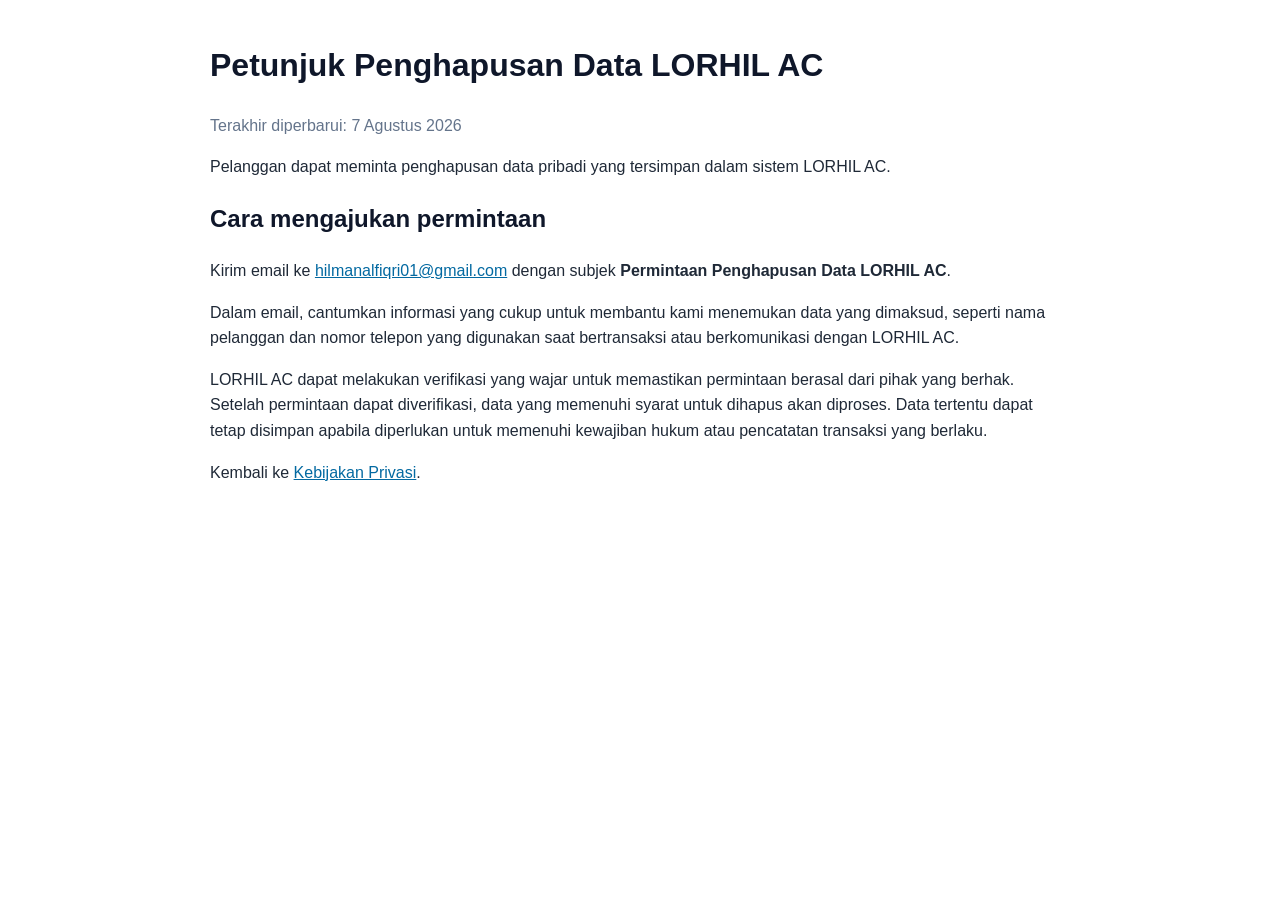
<file: data-deletion.html>
<!doctype html><html lang="id"><head><meta charset="utf-8"><meta name="viewport" content="width=device-width,initial-scale=1"><title>Penghapusan Data - LORHIL AC</title><style>body{font-family:Arial,sans-serif;line-height:1.6;max-width:860px;margin:40px auto;padding:0 20px;color:#1f2937}h1,h2{color:#0f172a}a{color:#0369a1}.muted{color:#64748b}</style></head><body><h1>Petunjuk Penghapusan Data LORHIL AC</h1><p class="muted">Terakhir diperbarui: 7 Agustus 2026</p><p>Pelanggan dapat meminta penghapusan data pribadi yang tersimpan dalam sistem LORHIL AC.</p><h2>Cara mengajukan permintaan</h2><p>Kirim email ke <a href="mailto:hilmanalfiqri01@gmail.com">hilmanalfiqri01@gmail.com</a> dengan subjek <strong>Permintaan Penghapusan Data LORHIL AC</strong>.</p><p>Dalam email, cantumkan informasi yang cukup untuk membantu kami menemukan data yang dimaksud, seperti nama pelanggan dan nomor telepon yang digunakan saat bertransaksi atau berkomunikasi dengan LORHIL AC.</p><p>LORHIL AC dapat melakukan verifikasi yang wajar untuk memastikan permintaan berasal dari pihak yang berhak. Setelah permintaan dapat diverifikasi, data yang memenuhi syarat untuk dihapus akan diproses. Data tertentu dapat tetap disimpan apabila diperlukan untuk memenuhi kewajiban hukum atau pencatatan transaksi yang berlaku.</p><p>Kembali ke <a href="privacy-policy.html">Kebijakan Privasi</a>.</p></body></html>
</file>
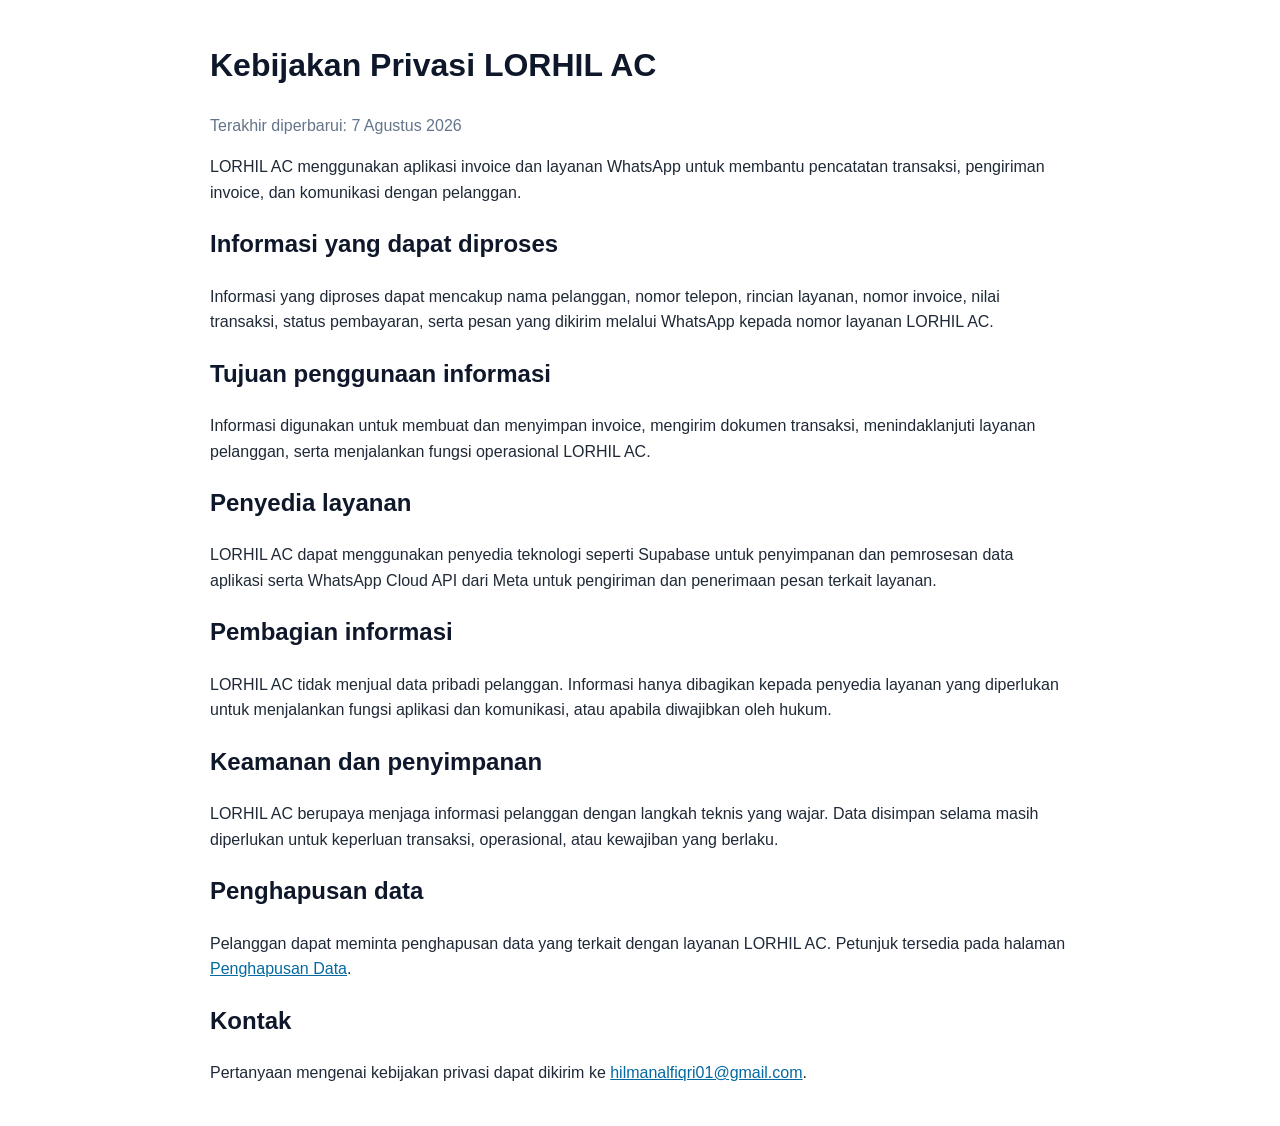
<file: privacy-policy.html>
<!doctype html><html lang="id"><head><meta charset="utf-8"><meta name="viewport" content="width=device-width,initial-scale=1"><title>Kebijakan Privasi - LORHIL AC</title><style>body{font-family:Arial,sans-serif;line-height:1.6;max-width:860px;margin:40px auto;padding:0 20px;color:#1f2937}h1,h2{color:#0f172a}a{color:#0369a1}.muted{color:#64748b}</style></head><body><h1>Kebijakan Privasi LORHIL AC</h1><p class="muted">Terakhir diperbarui: 7 Agustus 2026</p><p>LORHIL AC menggunakan aplikasi invoice dan layanan WhatsApp untuk membantu pencatatan transaksi, pengiriman invoice, dan komunikasi dengan pelanggan.</p><h2>Informasi yang dapat diproses</h2><p>Informasi yang diproses dapat mencakup nama pelanggan, nomor telepon, rincian layanan, nomor invoice, nilai transaksi, status pembayaran, serta pesan yang dikirim melalui WhatsApp kepada nomor layanan LORHIL AC.</p><h2>Tujuan penggunaan informasi</h2><p>Informasi digunakan untuk membuat dan menyimpan invoice, mengirim dokumen transaksi, menindaklanjuti layanan pelanggan, serta menjalankan fungsi operasional LORHIL AC.</p><h2>Penyedia layanan</h2><p>LORHIL AC dapat menggunakan penyedia teknologi seperti Supabase untuk penyimpanan dan pemrosesan data aplikasi serta WhatsApp Cloud API dari Meta untuk pengiriman dan penerimaan pesan terkait layanan.</p><h2>Pembagian informasi</h2><p>LORHIL AC tidak menjual data pribadi pelanggan. Informasi hanya dibagikan kepada penyedia layanan yang diperlukan untuk menjalankan fungsi aplikasi dan komunikasi, atau apabila diwajibkan oleh hukum.</p><h2>Keamanan dan penyimpanan</h2><p>LORHIL AC berupaya menjaga informasi pelanggan dengan langkah teknis yang wajar. Data disimpan selama masih diperlukan untuk keperluan transaksi, operasional, atau kewajiban yang berlaku.</p><h2>Penghapusan data</h2><p>Pelanggan dapat meminta penghapusan data yang terkait dengan layanan LORHIL AC. Petunjuk tersedia pada halaman <a href="data-deletion.html">Penghapusan Data</a>.</p><h2>Kontak</h2><p>Pertanyaan mengenai kebijakan privasi dapat dikirim ke <a href="mailto:hilmanalfiqri01@gmail.com">hilmanalfiqri01@gmail.com</a>.</p></body></html>
</file>
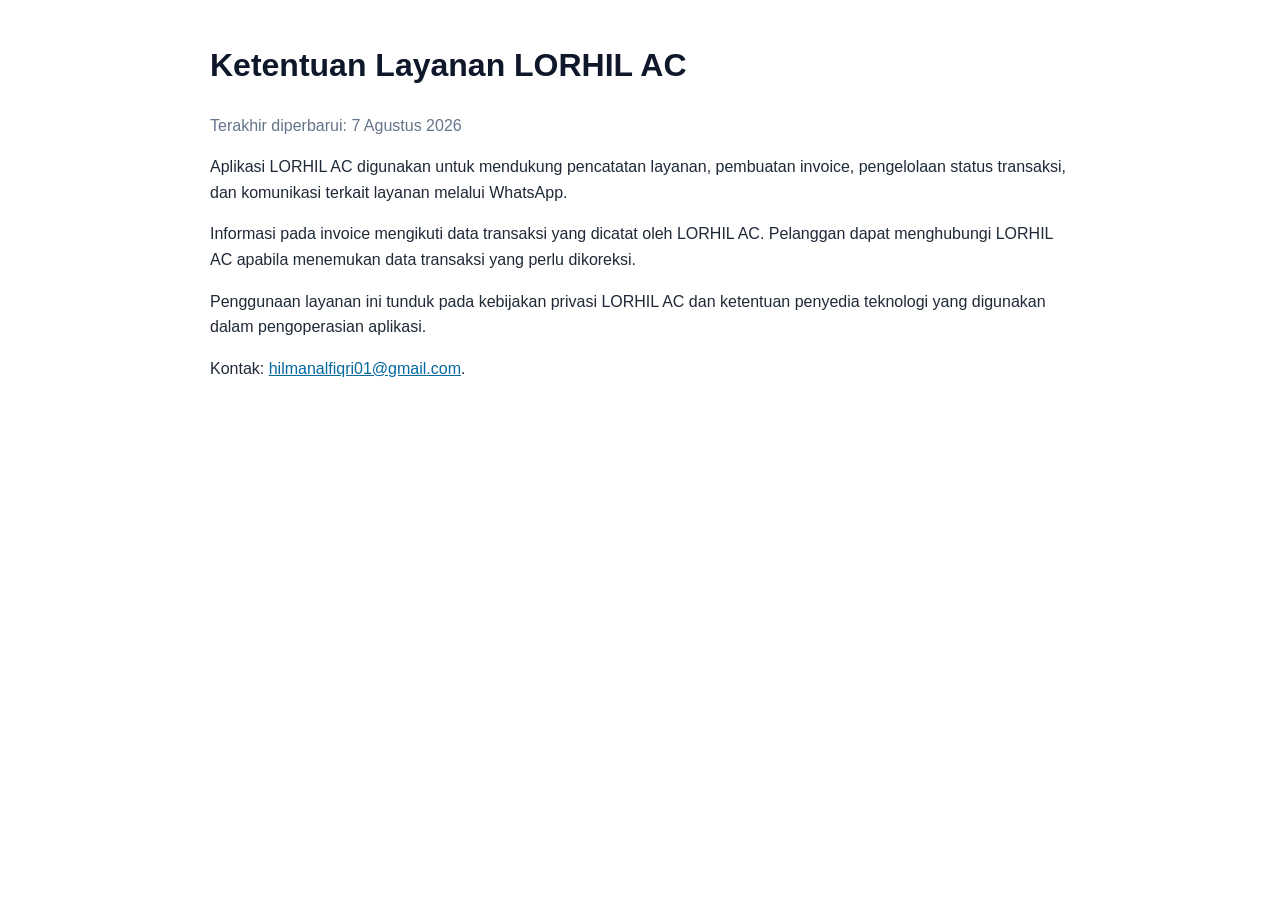
<file: terms.html>
<!doctype html><html lang="id"><head><meta charset="utf-8"><meta name="viewport" content="width=device-width,initial-scale=1"><title>Ketentuan Layanan - LORHIL AC</title><style>body{font-family:Arial,sans-serif;line-height:1.6;max-width:860px;margin:40px auto;padding:0 20px;color:#1f2937}h1,h2{color:#0f172a}a{color:#0369a1}.muted{color:#64748b}</style></head><body><h1>Ketentuan Layanan LORHIL AC</h1><p class="muted">Terakhir diperbarui: 7 Agustus 2026</p><p>Aplikasi LORHIL AC digunakan untuk mendukung pencatatan layanan, pembuatan invoice, pengelolaan status transaksi, dan komunikasi terkait layanan melalui WhatsApp.</p><p>Informasi pada invoice mengikuti data transaksi yang dicatat oleh LORHIL AC. Pelanggan dapat menghubungi LORHIL AC apabila menemukan data transaksi yang perlu dikoreksi.</p><p>Penggunaan layanan ini tunduk pada kebijakan privasi LORHIL AC dan ketentuan penyedia teknologi yang digunakan dalam pengoperasian aplikasi.</p><p>Kontak: <a href="mailto:hilmanalfiqri01@gmail.com">hilmanalfiqri01@gmail.com</a>.</p></body></html>
</file>
